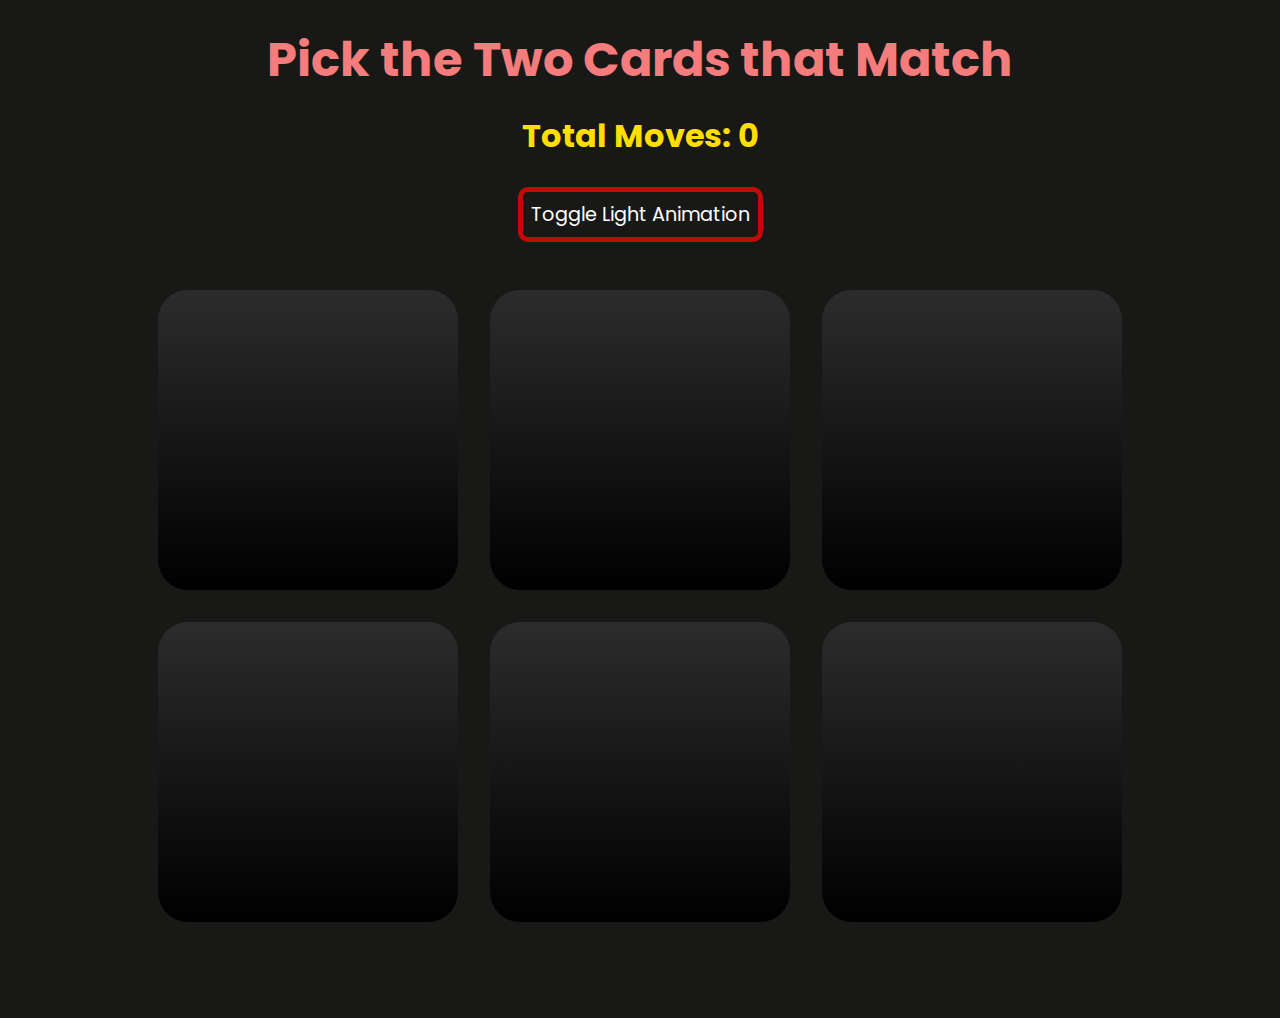
<file: index.html>
<!DOCTYPE html>
<html lang="en">
<head>
    <meta charset="UTF-8">
    <meta http-equiv="X-UA-Compatible" content="IE=edge">
    <meta name="viewport" content="width=device-width, initial-scale=1.0">
    
    <link rel="preconnect" href="https://fonts.googleapis.com">
    <link rel="preconnect" href="https://fonts.gstatic.com" crossorigin>
    <link href="https://fonts.googleapis.com/css2?family=Poppins:wght@400;700&display=swap" rel="stylesheet">
    <link rel="stylesheet" href="main.css">
    
    <title>Memory Game</title>
</head>
<body>

    <main>
        <h1>Pick the Two Cards that Match</h1>        
        <h2>Total Moves: <span id="counter">0</span></h2>
        <button onclick="toggleLights()">Toggle Light Animation</button>

        <article>
            <section id="row1">
                
                <div id="card1" class="cards"></div>
                <div id="card2" class="cards"></div>
                <div id="card3" class="cards"></div>
                
            </section>
            
            <section id="row2">
                
                <div id="card4" class="cards"></div>
                <div id="card5" class="cards"></div>
                <div id="card6" class="cards"></div>
                
            </section>
        </article>
        
    </main>

    <script src="memoryGame.js"></script>
    
</body>
</html>
</file>
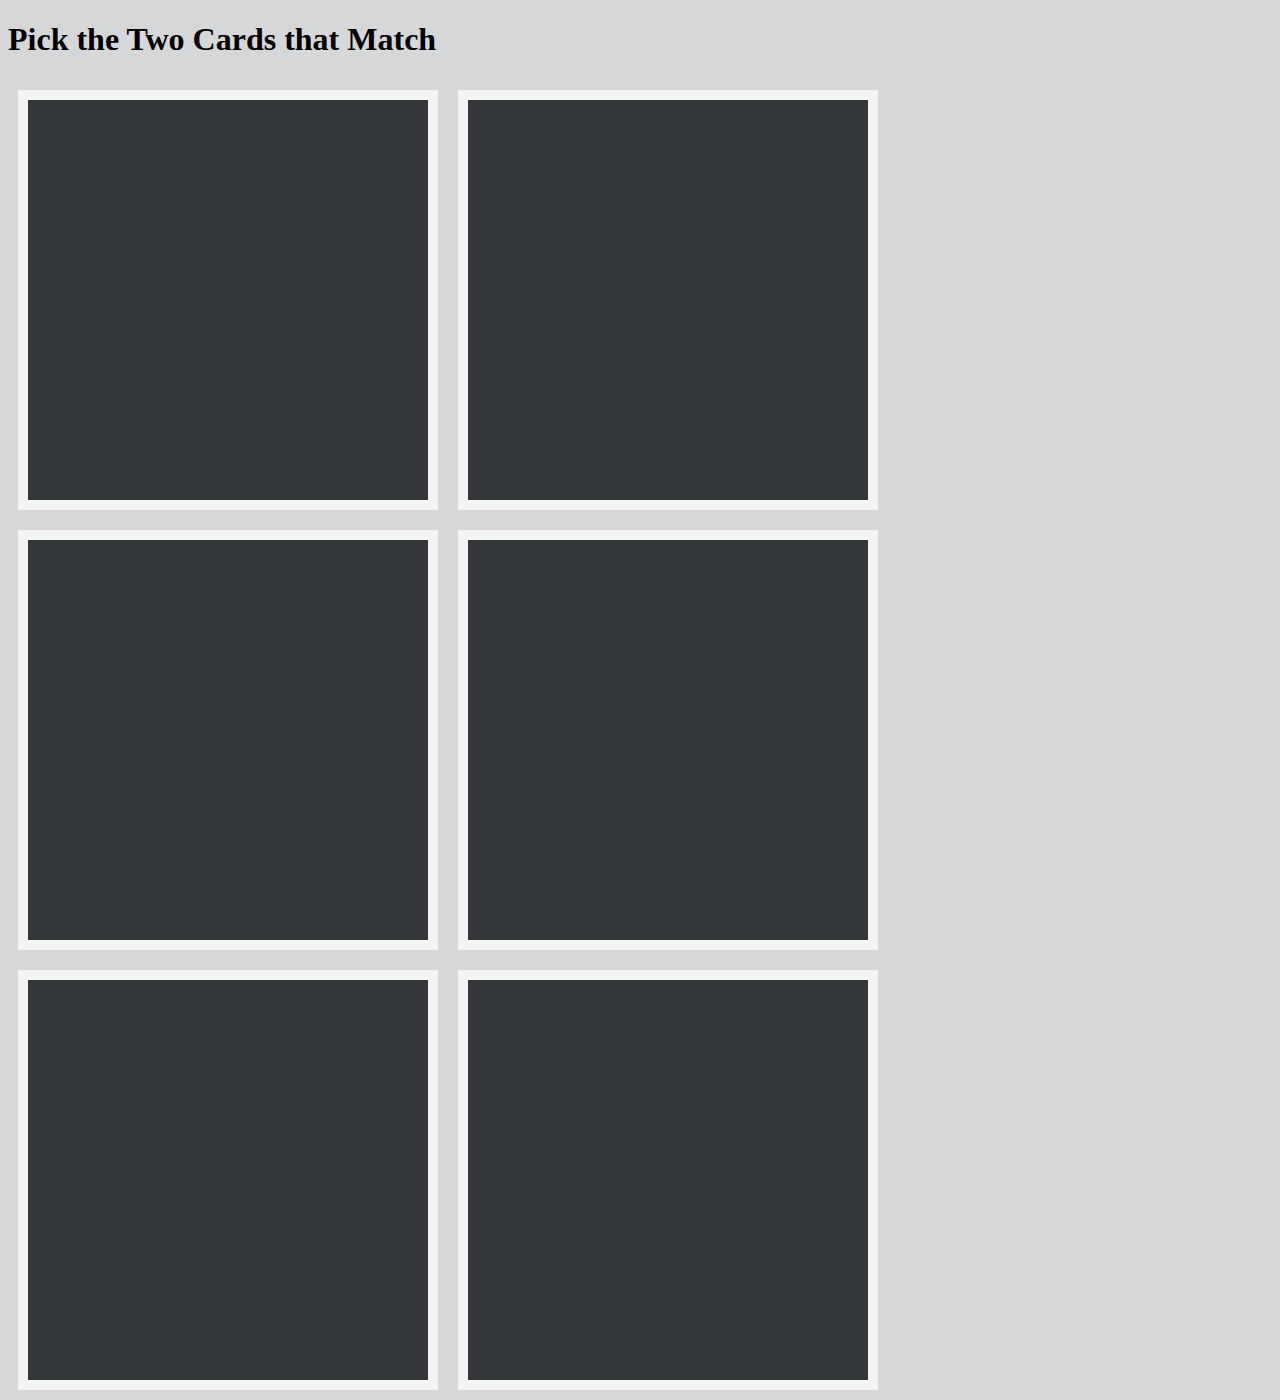
<file: flipGame.html>
<!DOCTYPE html>
<html lang="en">
<head>
    <meta charset="UTF-8">
    <meta http-equiv="X-UA-Compatible" content="IE=edge">
    <meta name="viewport" content="width=device-width, initial-scale=1.0">
    
    <link rel="stylesheet" href="flipGame.css">
    
    <title>Memory Game</title>
</head>
<body>

    <main>
        <h1>Pick the Two Cards that Match</h1>
        <section id="row 1">
            
            <div id="card1" class="cards"></div>
            <div id="card2" class="cards"></div>
            <div id="card3" class="cards"></div>

        </section>

        <section id="row 2">

            <div id="card4" class="cards"></div>
            <div id="card5" class="cards"></div>
            <div id="card6" class="cards"></div>

        </section>
        
    </main>

    <script src="flipGame.js"></script>
    
</body>
</html>
</file>
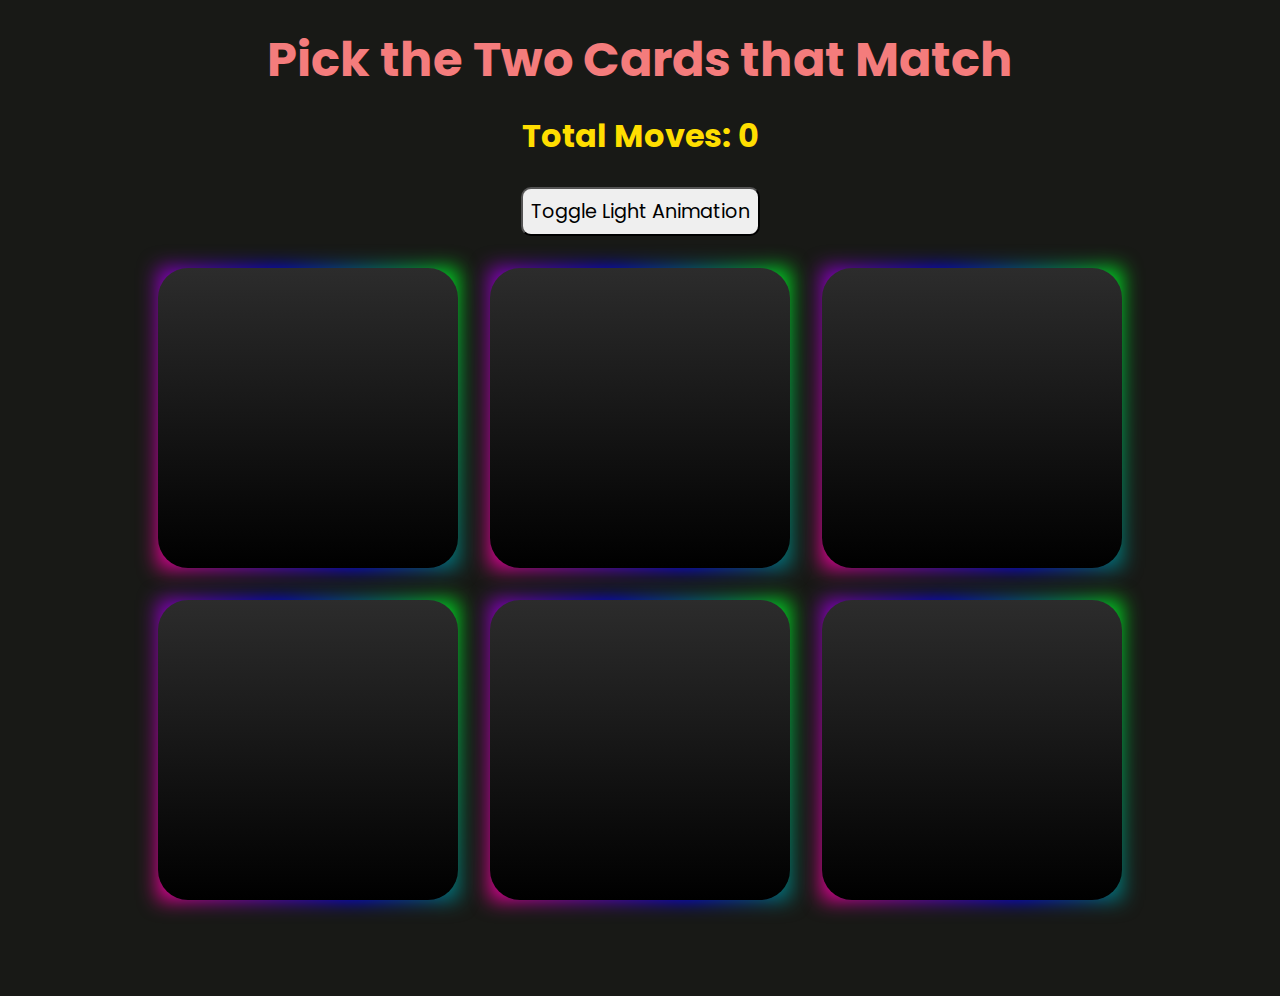
<file: memoryGame.html>
<!DOCTYPE html>
<html lang="en">
<head>
    <meta charset="UTF-8">
    <meta http-equiv="X-UA-Compatible" content="IE=edge">
    <meta name="viewport" content="width=device-width, initial-scale=1.0">
    
    <link rel="preconnect" href="https://fonts.googleapis.com">
    <link rel="preconnect" href="https://fonts.gstatic.com" crossorigin>
    <link href="https://fonts.googleapis.com/css2?family=Poppins:wght@400;700&display=swap" rel="stylesheet">
    <link rel="stylesheet" href="memoryGame.css">
    
    <title>Memory Game</title>
</head>
<body>

    <main>
        <h1>Pick the Two Cards that Match</h1>
        <h2>Total Moves: <span id="counter">0</span></h2>
        <button onclick="toggleLights()">Toggle Light Animation</button>
        <article>
            <section id="row1">
                
                <div id="card1" class="cards bg-animation"></div>
                <div id="card2" class="cards bg-animation"></div>
                <div id="card3" class="cards bg-animation"></div>
                
            </section>
            
            <section id="row2">
                
                <div id="card4" class="cards bg-animation"></div>
                <div id="card5" class="cards bg-animation"></div>
                <div id="card6" class="cards bg-animation"></div>
                
            </section>
        </article>
        
    </main>

    <script src="memoryGame.js"></script>
    
</body>
</html>
</file>
<file: main.css>
/* setup main css */
body{
    background-color: #181916;
    font-family: 'Poppins', sans-serif;
}

/* main title styles */
h1{
    font-size: 3rem;
    color: #F47C7C;
    margin: 1rem;
}

/* move counter styles */
h2{
    margin-top: 0;
    font-size: 2rem;
    color: #FFDE00;
}

/* background animation button styles */
button{
    padding: .5rem;
    margin-bottom: 2rem;
    font-size: 1.2rem;
    border-radius: 10px;
    font-family: inherit;
    cursor: pointer;
    color: white;
    border: 5px solid rgb(196, 9, 9);
    background-color: transparent;
}

button:hover{
    font-weight: 700;
    transform: translateX(-2px) translateY(-2px);
    color: white;
    background-color: rgb(196, 9, 9);
}


/* center items in the main container */
main{
    display: flex;
    flex-direction: column;
    align-items: center;
    margin-bottom: 5rem;
}

/* make rows horizontal */
section{
    display: flex;
}

/* card styles */
.cards{
    position: relative;
    width: 300px;
    height: 300px;
    margin: 1rem;
    border-radius: 10%;
    background: linear-gradient(0deg, #000, #2c2c2c);
}

/* background lights animation */
.bg-animation:after{
    
    content: '';
    position: absolute;
    z-index: -1;
    
    width: 100%;
    height: 100%;
    
    background: linear-gradient(75deg, #fb0094, #0000ff, #00ff00, #ffff00, #fb0094, #0000ff, #00ff00, #ffff00, #fb0094);
    background-size: 500%;
    filter: blur(10px);
    
    animation: glowing 25s linear infinite;
}

@keyframes glowing {
    0%{
        background-position: 0 0;
    }
    50%{
        background-position: 300% 0;
    }
    100%{
        background-position: 0 0;
    }
}

/* Media Queries to make website responsive */
@media screen and (max-width: 1075px) {
    
    article{
        display: flex;
    }

    section{
        flex-direction: column;
    }
}

@media screen and (max-width: 709px) {

    .cards{
        position: relative;
        width: 150px;
        height: 150px;
        margin: .5rem;
    }
}
</file>
<file: flipGame.css>
body{
    background-color: rgb(214, 215, 216);
}

.cards{
    width: 400px;
    height: 400px;
    background-color: rgb(51, 55, 58);
    border: 10px solid rgba(255, 255, 255, 0.945);
    
    margin: 10px;
    float:left;
}
</file>
<file: memoryGame.css>
/* setup main css */
body{
    background-color: #181916;
    font-family: 'Poppins', sans-serif;
}

/* main title styles */
h1{
    font-size: 3rem;
    color: #F47C7C;
    margin: 1rem;
}

/* move counter styles */
h2{
    margin-top: 0;
    font-size: 2rem;
    color: #FFDE00;
}

/* background animation button styles */
button{
    padding: .5rem;
    margin-bottom: 1rem;
    font-size: 1.2rem;
    border-radius: 10px;
    font-family: inherit;
    cursor: pointer;
}

button:hover{
    transform: translateX(-2px) translateY(-2px);
}


/* center items in the main container */
main{
    display: flex;
    flex-direction: column;
    align-items: center;
    margin-bottom: 5rem;
}

/* make rows horizontal */
section{
    display: flex;
}

/* card styles */
.cards{
    position: relative;
    width: 300px;
    height: 300px;
    margin: 1rem;
    border-radius: 10%;
    background: linear-gradient(0deg, #000, #2c2c2c);
}

/* background lights animation */
.bg-animation:after{
    
    content: '';
    position: absolute;
    z-index: -1;
    
    width: 100%;
    height: 100%;
    
    background: linear-gradient(75deg, #fb0094, #0000ff, #00ff00, #ffff00, #fb0094, #0000ff, #00ff00, #ffff00, #fb0094);
    background-size: 500%;
    filter: blur(10px);
    
    animation: glowing 25s linear infinite;
}

@keyframes glowing {
    0%{
        background-position: 0 0;
    }
    50%{
        background-position: 300% 0;
    }
    100%{
        background-position: 0 0;
    }
}

/* Media Queries to make website responsive */
@media screen and (max-width: 1075px) {
    
    article{
        display: flex;
    }

    section{
        flex-direction: column;
    }
}

@media screen and (max-width: 709px) {
    
    article{
        display: flex;
        flex-direction: column;
    }
}
</file>
